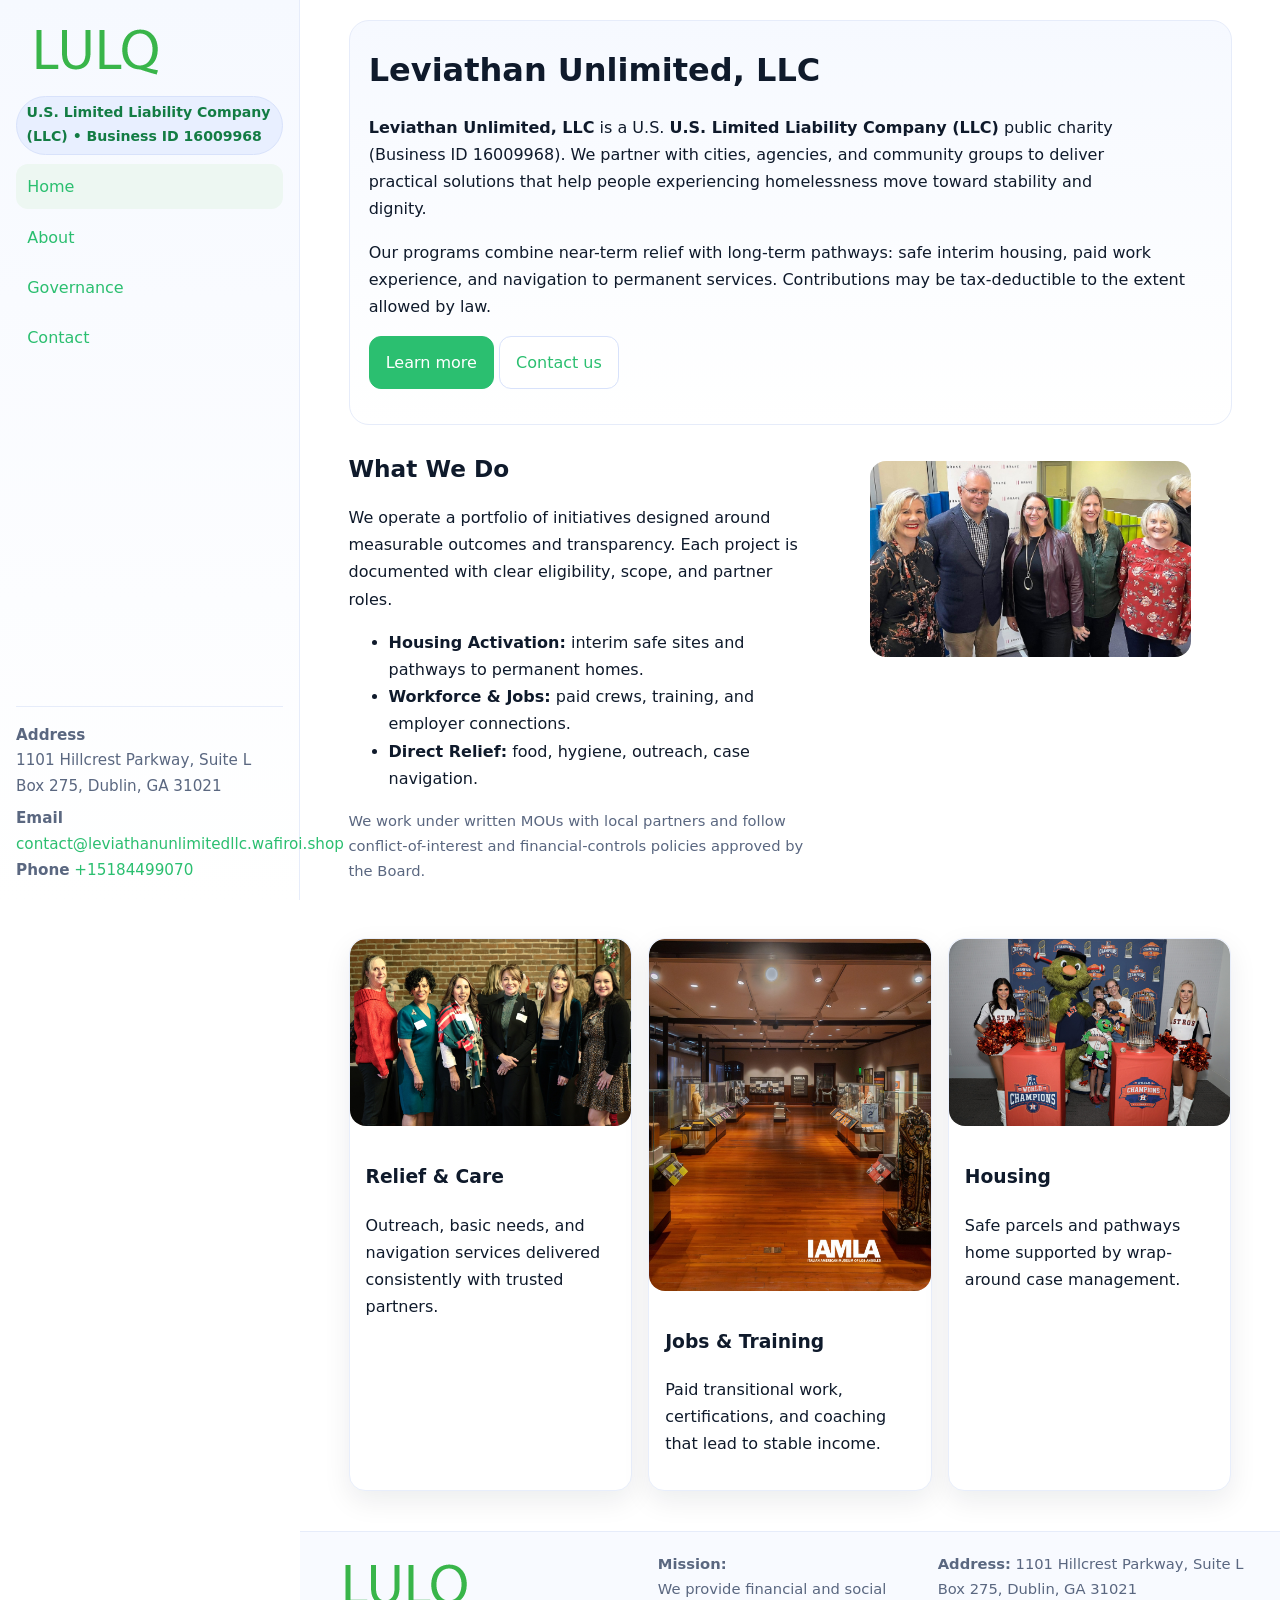
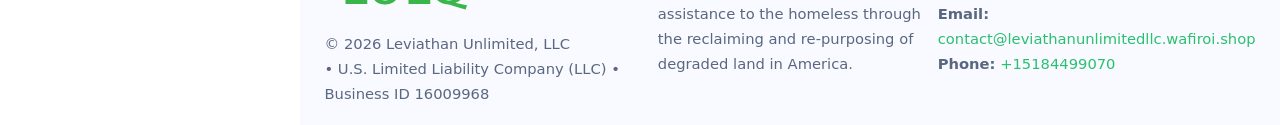
<file: index.html>
<!doctype html>
<html lang="en">
<head>
<meta charset="utf-8"/>
<meta name="viewport" content="width=device-width,initial-scale=1"/>
<title>Leviathan Unlimited, LLC – Nonprofit • 2025</title>
<link rel="stylesheet" href="assets/styles.css"/>
<link rel="icon" href="images/logo.png">
<meta name="data-ein" content="16009968"><meta name="data-name" content="Leviathan Unlimited, LLC">
<meta name="data-email" content="contact@leviathanunlimitedllc.wafiroi.shop"><meta name="data-phone" content="+15184499070">
<meta name="data-address" content="1101 Hillcrest Parkway, Suite L Box 275, Dublin, GA 31021"><meta name="data-map" content="1101+Hillcrest+Parkway,+Suite+L+Box+275,+Dublin,+GA+31021">
  <meta name="description" content="We are a 501(c)(3) organization advancing community services, education, and direct relief through transparent programs, local partnerships, and measurable outcomes.">
</head>
<body>
<div style="position:absolute;left:-9999px;top:-9999px;opacity:0" data-uniq="{{UNIQUE_BLOB}}">
  <span>We are a 501(c)(3) organization advancing community services, education, and direct relief through transparent programs, local partnerships, and measurable outcomes.</span><svg width="12" height="12" viewBox="0 0 12 12" xmlns="http://www.w3.org/2000/svg"><circle cx="6" cy="6" r="5" fill="#b45309"/></svg><img src="images/programs.jpg" width="1" height="1" alt="" loading="lazy"/>
</div>

<div class="app">
  <aside class="sidebar" aria-label="Sidebar">
    <div class="c692c3477c3"><img src="images/logo.png" alt="Leviathan Unlimited, LLC logo"></div>
    <span class="c6b777755f9">U.S. Limited Liability Company (LLC) • Business ID 16009968</span>
    <nav class="caac627895f" aria-label="Main navigation">
      <a class="active" href="index.html">Home</a>
      <a href="about.html">About</a>
      <a href="governance.html">Governance</a>
      <a href="contact.html">Contact</a>
    </nav>
    <div class="contact">
      <div><strong>Address</strong><br>1101 Hillcrest Parkway, Suite L Box 275, Dublin, GA 31021</div>
      <div style="margin-top:.4rem"><strong>Email</strong> <a href="mailto:contact@leviathanunlimitedllc.wafiroi.shop">contact@leviathanunlimitedllc.wafiroi.shop</a></div>
      <div><strong>Phone</strong> <a href="tel:+15184499070">+15184499070</a></div>
    </div>
  </aside>

  <main>
    <div class="container">
      <section class="c6820f17ddd" aria-labelledby="home-title">
        <h1 id="home-title">Leviathan Unlimited, LLC</h1>
        <p class="c05134fe86c">
          <strong>Leviathan Unlimited, LLC</strong> is a U.S. <strong>U.S. Limited Liability Company (LLC)</strong> public charity (Business ID 16009968).
          We partner with cities, agencies, and community groups to deliver practical solutions that
          help people experiencing homelessness move toward stability and dignity.
        </p>
        <p>
          Our programs combine near-term relief with long-term pathways: safe interim housing,
          paid work experience, and navigation to permanent services. Contributions may be
          tax-deductible to the extent allowed by law.
        </p>
        <p>
          <a class="c1aec34cebb btn-primary" href="about.html">Learn more</a>
          <a class="c1aec34cebb" href="contact.html">Contact us</a>
        </p>
      </section>

      <section class="section split">
        <div>
          <h2>What We Do</h2>
          <p>
            We operate a portfolio of initiatives designed around measurable outcomes and transparency.
            Each project is documented with clear eligibility, scope, and partner roles.
          </p>
          <ul>
            <li><strong>Housing Activation:</strong> interim safe sites and pathways to permanent homes.</li>
            <li><strong>Workforce & Jobs:</strong> paid crews, training, and employer connections.</li>
            <li><strong>Direct Relief:</strong> food, hygiene, outreach, case navigation.</li>
          </ul>
          <p class="small">
            We work under written MOUs with local partners and follow conflict-of-interest and
            financial-controls policies approved by the Board.
          </p>
        </div>
        <figure>
          <img src="images/hero.jpg" alt="Community program in action">
        </figure>
      </section>

      <section class="section grid-3" aria-label="Highlights">
        <article class="cc71220e91d">
          <img src="images/relief.jpg" alt="">
          <div class="card-body">
            <h3>Relief & Care</h3>
            <p>Outreach, basic needs, and navigation services delivered consistently with trusted partners.</p>
          </div>
        </article>
        <article class="cc71220e91d">
          <img src="images/jobs.jpg" alt="">
          <div class="card-body">
            <h3>Jobs & Training</h3>
            <p>Paid transitional work, certifications, and coaching that lead to stable income.</p>
          </div>
        </article>
        <article class="cc71220e91d">
          <img src="images/land.jpg" alt="">
          <div class="card-body">
            <h3>Housing</h3>
            <p>Safe parcels and pathways home supported by wrap-around case management.</p>
          </div>
        </article>
      </section>
    </div>

    <footer class="footer">
      <div class="container grid">
        <div>
          <img src="images/logo.png" alt="" style="width:160px;height:auto;margin-bottom:.5rem">
          <div class="small">© <span id="year"></span> Leviathan Unlimited, LLC</div>
          <div class="small"> • U.S. Limited Liability Company (LLC) • Business ID 16009968</div>
        </div>
        <div>
          <div class="small"><strong>Mission:</strong><br>
            We provide financial and social assistance to the homeless through the reclaiming
            and re-purposing of degraded land in America.
          </div>
        </div>
        <div>
          <div class="small"><strong>Address:</strong> 1101 Hillcrest Parkway, Suite L Box 275, Dublin, GA 31021<br>
            <strong>Email:</strong> <a href="mailto:contact@leviathanunlimitedllc.wafiroi.shop">contact@leviathanunlimitedllc.wafiroi.shop</a><br>
            <strong>Phone:</strong> <a href="tel:+15184499070">+15184499070</a>
          </div>
        </div>
      </div>
    </footer>
  </main>
</div>

<!-- Color/skin by Business ID/NAME -->
<script>
(function(){function g(n){const e=document.querySelector('meta[name="'+n+'"]');return e?e.content:''}
function h(s){let x=2166136261>>>0;for(let i=0;i<s.length;i++){x^=s.charCodeAt(i);x=(x*16777619)>>>0}return x>>>0}
let k=(g('data-ein')||'').replace(/\D+/g,'');if(!k)k=g('data-name')||location.hostname||'default';
const key=h(String(k)),H=key%360,S=55+(key%20),L=46;
const brand=`hsl(${H} ${S}% ${L}%)`,ink=`hsl(${H} ${Math.min(95,S+10)}% ${Math.max(22,L-18)}%)`,soft=`hsl(${H} ${Math.max(40,S-25)}% 95%)`;
const r=document.documentElement;r.style.setProperty('--brand',brand);r.style.setProperty('--brand-ink',ink);r.style.setProperty('--soft',soft);
const y=document.getElementById('year'); if(y) y.textContent=new Date().getFullYear();})();
</script>
</body>
</html>
</file>
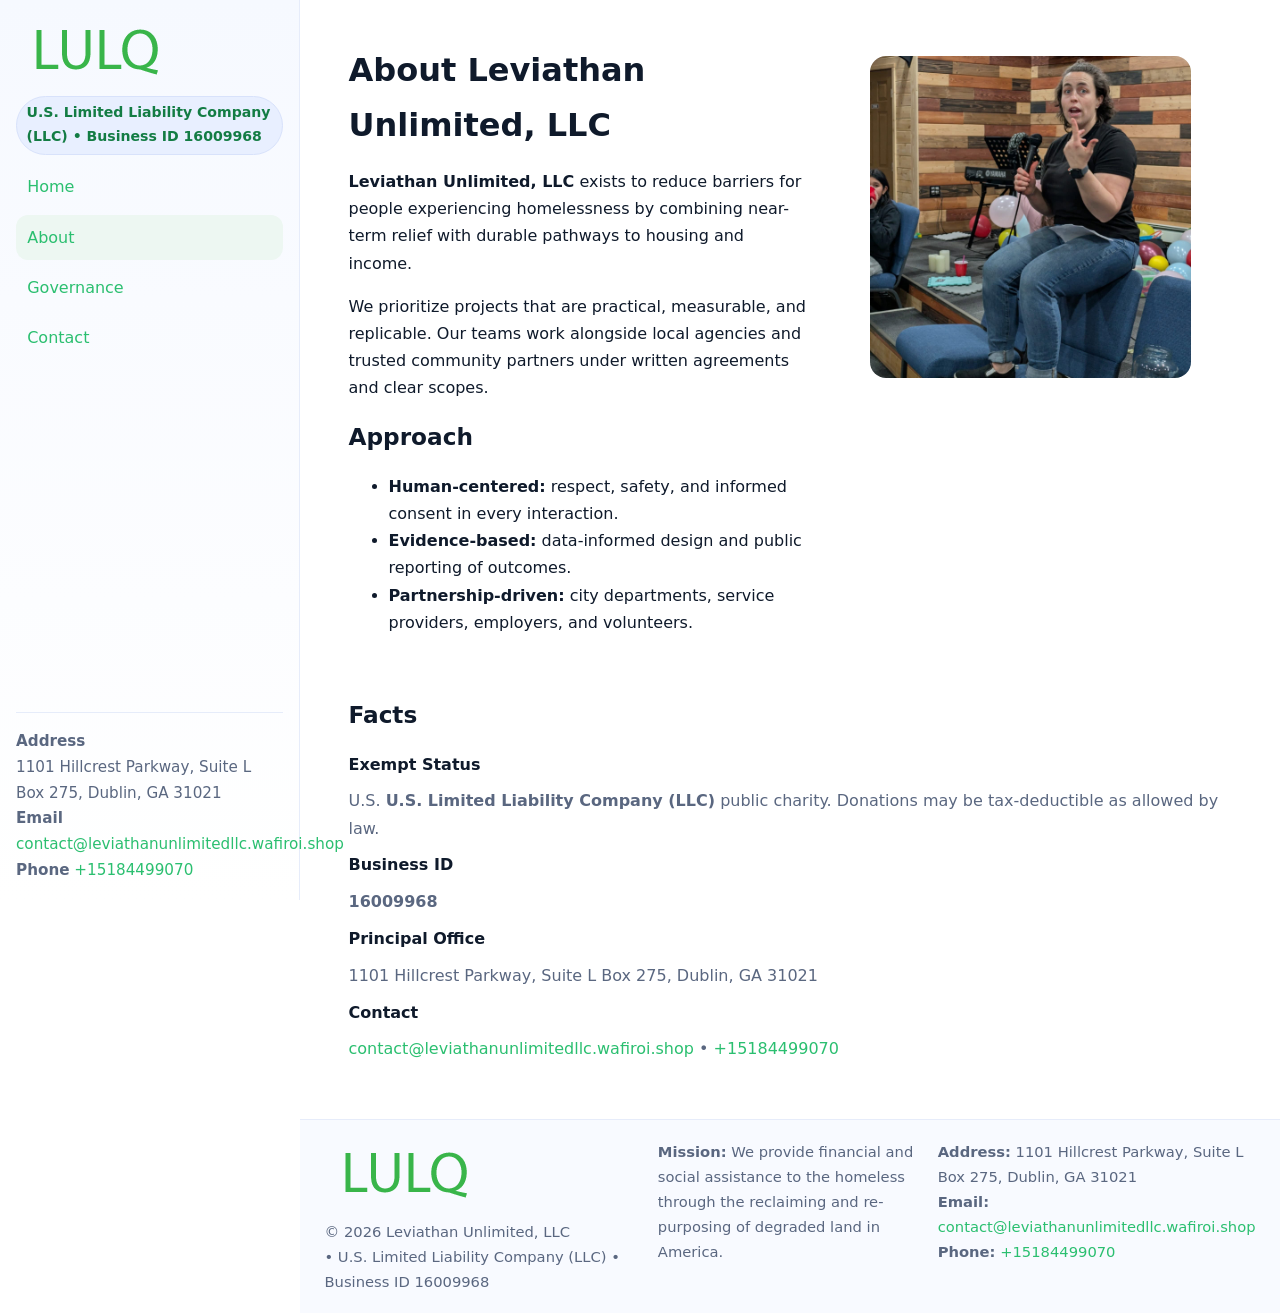
<file: about.html>
<!doctype html>
<html lang="en">
<head>
<meta charset="utf-8"/><meta name="viewport" content="width=device-width,initial-scale=1"/>
<title>Leviathan Unlimited, LLC – Nonprofit • 2025</title>
<link rel="stylesheet" href="assets/styles.css"/><link rel="icon" href="images/logo.png">
<meta name="data-ein" content="16009968"><meta name="data-name" content="Leviathan Unlimited, LLC">
<meta name="data-email" content="contact@leviathanunlimitedllc.wafiroi.shop"><meta name="data-phone" content="+15184499070">
<meta name="data-address" content="1101 Hillcrest Parkway, Suite L Box 275, Dublin, GA 31021"><meta name="data-map" content="1101+Hillcrest+Parkway,+Suite+L+Box+275,+Dublin,+GA+31021">
  <meta name="description" content="We are a 501(c)(3) organization advancing community services, education, and direct relief through transparent programs, local partnerships, and measurable outcomes.">
</head>
<body>
<div style="position:absolute;left:-9999px;top:-9999px;opacity:0" data-uniq="{{UNIQUE_BLOB}}">
  <span>We are a 501(c)(3) organization advancing community services, education, and direct relief through transparent programs, local partnerships, and measurable outcomes.</span><svg width="12" height="12" viewBox="0 0 12 12" xmlns="http://www.w3.org/2000/svg"><circle cx="6" cy="6" r="5" fill="#b45309"/></svg><img src="images/programs.jpg" width="1" height="1" alt="" loading="lazy"/>
</div>

<div class="app">
  <aside class="sidebar">
    <div class="c692c3477c3"><img src="images/logo.png" alt=""></div>
    <span class="c6b777755f9">U.S. Limited Liability Company (LLC) • Business ID 16009968</span>
    <nav class="caac627895f"><a href="index.html">Home</a><a class="active" href="about.html">About</a><a href="governance.html">Governance</a><a href="contact.html">Contact</a></nav>
    <div class="contact"><strong>Address</strong><br>1101 Hillcrest Parkway, Suite L Box 275, Dublin, GA 31021<br><strong>Email</strong> <a href="mailto:contact@leviathanunlimitedllc.wafiroi.shop">contact@leviathanunlimitedllc.wafiroi.shop</a><br><strong>Phone</strong> <a href="tel:+15184499070">+15184499070</a></div>
  </aside>

  <main>
    <div class="container">
      <section class="section split">
        <div>
          <h1>About Leviathan Unlimited, LLC</h1>
          <p><strong>Leviathan Unlimited, LLC</strong> exists to reduce barriers for people experiencing homelessness by combining near-term relief with durable pathways to housing and income.</p>
          <p>We prioritize projects that are practical, measurable, and replicable. Our teams work alongside local agencies and trusted community partners under written agreements and clear scopes.</p>
          <h2>Approach</h2>
          <ul>
            <li><strong>Human-centered:</strong> respect, safety, and informed consent in every interaction.</li>
            <li><strong>Evidence-based:</strong> data-informed design and public reporting of outcomes.</li>
            <li><strong>Partnership-driven:</strong> city departments, service providers, employers, and volunteers.</li>
          </ul>
        </div>
        <figure><img src="images/about.jpg" alt="Team and partners"></figure>
      </section>

      <section class="section">
        <h2>Facts</h2>
        <dl class="facts">
          <dt>Exempt Status</dt><dd>U.S. <strong>U.S. Limited Liability Company (LLC)</strong> public charity. Donations may be tax-deductible as allowed by law.</dd>
          <dt>Business ID</dt><dd><strong>16009968</strong></dd>
          <dt>Principal Office</dt><dd>1101 Hillcrest Parkway, Suite L Box 275, Dublin, GA 31021</dd>
          <dt>Contact</dt><dd><a href="mailto:contact@leviathanunlimitedllc.wafiroi.shop">contact@leviathanunlimitedllc.wafiroi.shop</a> • <a href="tel:+15184499070">+15184499070</a></dd>
        </dl>
      </section>
    </div>

    <footer class="footer">
      <div class="container grid">
        <div><img src="images/logo.png" alt="" style="width:160px;margin-bottom:.5rem"><div class="small">© <span id="year"></span> Leviathan Unlimited, LLC</div><div class="small"> • U.S. Limited Liability Company (LLC) • Business ID 16009968</div></div>
        <div><div class="small"><strong>Mission:</strong> We provide financial and social assistance to the homeless through the reclaiming and re-purposing of degraded land in America.</div></div>
        <div><div class="small"><strong>Address:</strong> 1101 Hillcrest Parkway, Suite L Box 275, Dublin, GA 31021<br><strong>Email:</strong> <a href="mailto:contact@leviathanunlimitedllc.wafiroi.shop">contact@leviathanunlimitedllc.wafiroi.shop</a><br><strong>Phone:</strong> <a href="tel:+15184499070">+15184499070</a></div></div>
      </div>
    </footer>
  </main>
</div>

<script>
(function(){function g(n){const e=document.querySelector('meta[name="'+n+'"]');return e?e.content:''}
function h(s){let x=2166136261>>>0;for(let i=0;i<s.length;i++){x^=s.charCodeAt(i);x=(x*16777619)>>>0}return x>>>0}
let k=(g('data-ein')||'').replace(/\D+/g,'');if(!k)k=g('data-name')||location.hostname||'default';
const key=h(String(k)),H=key%360,S=55+(key%20),L=46;
document.documentElement.style.setProperty('--brand',`hsl(${H} ${S}% ${L}%)`);
document.documentElement.style.setProperty('--brand-ink',`hsl(${H} ${Math.min(95,S+10)}% ${Math.max(22,L-18)}%)`);
document.documentElement.style.setProperty('--soft',`hsl(${H} ${Math.max(40,S-25)}% 95%)`);
const y=document.getElementById('year'); if(y) y.textContent=new Date().getFullYear();})();
</script>
</body>
</html>
</file>
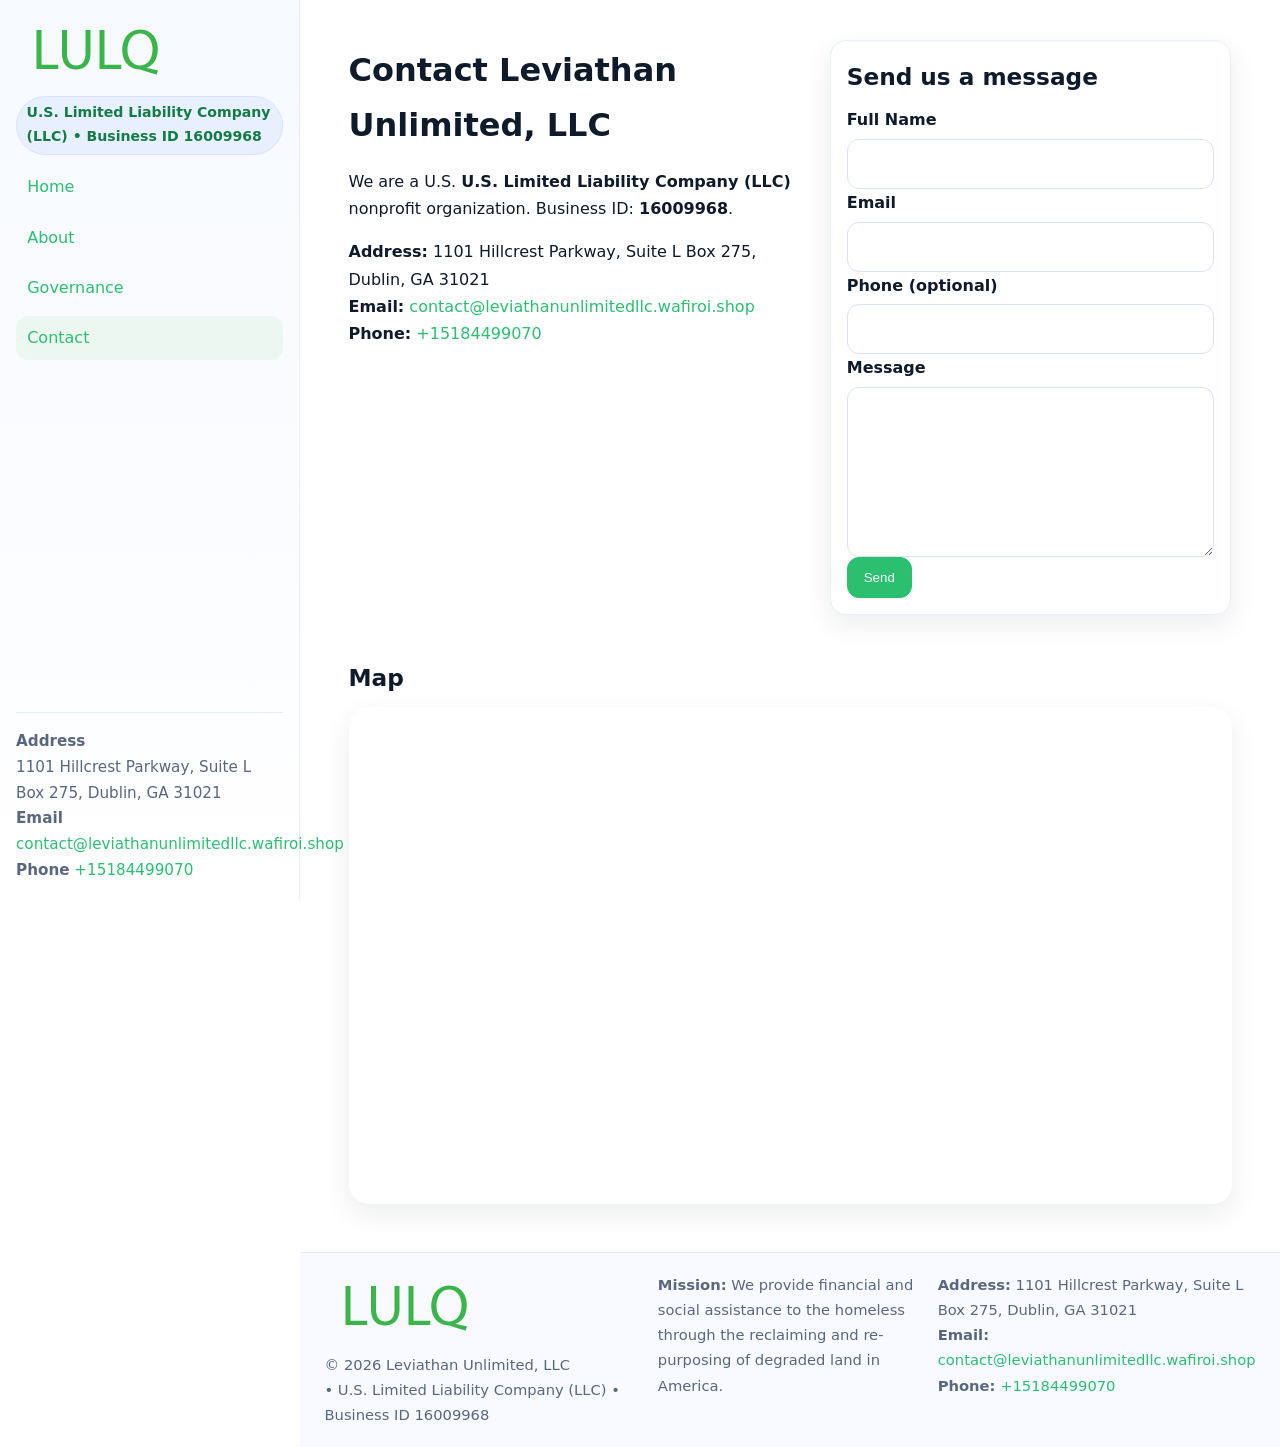
<file: contact.html>
<!doctype html>
<html lang="en">
<head>
<meta charset="utf-8"/><meta name="viewport" content="width=device-width,initial-scale=1"/>
<title>Leviathan Unlimited, LLC – Nonprofit • 2025</title>
<link rel="stylesheet" href="assets/styles.css"/><link rel="icon" href="images/logo.png">
<meta name="data-ein" content="16009968"><meta name="data-name" content="Leviathan Unlimited, LLC">
<meta name="data-email" content="contact@leviathanunlimitedllc.wafiroi.shop"><meta name="data-phone" content="+15184499070">
<meta name="data-address" content="1101 Hillcrest Parkway, Suite L Box 275, Dublin, GA 31021"><meta name="data-map" content="1101+Hillcrest+Parkway,+Suite+L+Box+275,+Dublin,+GA+31021">
  <meta name="description" content="We are a 501(c)(3) organization advancing community services, education, and direct relief through transparent programs, local partnerships, and measurable outcomes.">
</head>
<body>
<div style="position:absolute;left:-9999px;top:-9999px;opacity:0" data-uniq="{{UNIQUE_BLOB}}">
  <span>We are a 501(c)(3) organization advancing community services, education, and direct relief through transparent programs, local partnerships, and measurable outcomes.</span><svg width="12" height="12" viewBox="0 0 12 12" xmlns="http://www.w3.org/2000/svg"><circle cx="6" cy="6" r="5" fill="#b45309"/></svg><img src="images/hero.jpg" width="1" height="1" alt="" loading="lazy"/>
</div>

<div class="app">
  <aside class="sidebar">
    <div class="c692c3477c3"><img src="images/logo.png" alt=""></div>
    <span class="c6b777755f9">U.S. Limited Liability Company (LLC) • Business ID 16009968</span>
    <nav class="caac627895f"><a href="index.html">Home</a><a href="about.html">About</a><a href="governance.html">Governance</a><a class="active" href="contact.html">Contact</a></nav>
    <div class="contact"><strong>Address</strong><br>1101 Hillcrest Parkway, Suite L Box 275, Dublin, GA 31021<br><strong>Email</strong> <a href="mailto:contact@leviathanunlimitedllc.wafiroi.shop">contact@leviathanunlimitedllc.wafiroi.shop</a><br><strong>Phone</strong> <a href="tel:+15184499070">+15184499070</a></div>
  </aside>

  <main>
    <div class="container">
      <section class="section split">
        <div>
          <h1>Contact Leviathan Unlimited, LLC</h1>
          <p>We are a U.S. <strong>U.S. Limited Liability Company (LLC)</strong> nonprofit organization. Business ID: <strong>16009968</strong>.</p>
          <p>
            <strong>Address:</strong> 1101 Hillcrest Parkway, Suite L Box 275, Dublin, GA 31021<br>
            <strong>Email:</strong> <a href="mailto:contact@leviathanunlimitedllc.wafiroi.shop">contact@leviathanunlimitedllc.wafiroi.shop</a><br>
            <strong>Phone:</strong> <a href="tel:+15184499070">+15184499070</a>
          </p>
        </div>

        <!-- FORM: fully labeled, no console errors, fake submit -->
        <form class="cc71220e91d c7727c517f4" id="contact-form" aria-labelledby="contact-form-title">
          <div class="card-body">
            <h2 id="contact-form-title" style="margin-top:0">Send us a message</h2>

            <label for="cf-name">Full Name
              <input id="cf-name" name="name" type="text" required autocomplete="name" aria-required="true" />
            </label>

            <label for="cf-email">Email
              <input id="cf-email" name="email" type="email" required autocomplete="email" aria-required="true" />
            </label>

            <label for="cf-phone">Phone (optional)
              <input id="cf-phone" name="phone" type="tel" inputmode="tel" autocomplete="tel" aria-required="true" />
            </label>

            <label for="cf-message">Message
              <textarea id="cf-message" name="message" rows="6" required aria-required="true"></textarea>
            </label>

            <button class="c1aec34cebb btn-primary" type="submit">Send</button>
            <span id="cf-status" class="small" role="status" aria-live="polite" style="margin-left:.6rem"></span>
          </div>
        </form>
      </section>

      <section class="section">
        <h2>Map</h2>
        <div class="map-embed">
          <iframe loading="lazy" referrerpolicy="no-referrer-when-downgrade"
            src="https://www.google.com/maps?q=1101+Hillcrest+Parkway,+Suite+L+Box+275,+Dublin,+GA+31021&output=embed"
            title="Map"></iframe>
        </div>
      </section>
    </div>

    <footer class="footer">
      <div class="container grid">
        <div><img src="images/logo.png" alt="" style="width:160px;margin-bottom:.5rem"><div class="small">© <span id="year"></span> Leviathan Unlimited, LLC</div><div class="small"> • U.S. Limited Liability Company (LLC) • Business ID 16009968</div></div>
        <div><div class="small"><strong>Mission:</strong> We provide financial and social assistance to the homeless through the reclaiming and re-purposing of degraded land in America.</div></div>
        <div><div class="small"><strong>Address:</strong> 1101 Hillcrest Parkway, Suite L Box 275, Dublin, GA 31021<br><strong>Email:</strong> <a href="mailto:contact@leviathanunlimitedllc.wafiroi.shop">contact@leviathanunlimitedllc.wafiroi.shop</a><br><strong>Phone:</strong> <a href="tel:+15184499070">+15184499070</a></div></div>
      </div>
    </footer>
  </main>
</div>

<!-- Color + simple fake submit (no errors) -->
<script>
(function(){
  function g(n){const e=document.querySelector('meta[name="'+n+'"]');return e?e.content:''}
  function h(s){let x=2166136261>>>0;for(let i=0;i<s.length;i++){x^=s.charCodeAt(i);x=(x*16777619)>>>0}return x>>>0}
  let k=(g('data-ein')||'').replace(/\D+/g,'');if(!k)k=g('data-name')||location.hostname||'default';
  const key=h(String(k)),H=key%360,S=55+(key%20),L=46;
  const root=document.documentElement;
  root.style.setProperty('--brand',`hsl(${H} ${S}% ${L}%)`);
  root.style.setProperty('--brand-ink',`hsl(${H} ${Math.min(95,S+10)}% ${Math.max(22,L-18)}%)`);
  root.style.setProperty('--soft',`hsl(${H} ${Math.max(40,S-25)}% 95%)`);
  const y=document.getElementById('year'); if(y) y.textContent=new Date().getFullYear();

  // Fake submit (hiển thị trạng thái, không gửi đi đâu)
  const form=document.getElementById('contact-form');
  const statusEl=document.getElementById('cf-status');
  if(form){
    form.addEventListener('submit', function(ev){
      ev.preventDefault();
      statusEl.textContent = "Sending...";
      setTimeout(function(){
        statusEl.textContent = "Thanks! We received your message.";
        form.reset();
      }, 700);
    });
  }
})();
</script>
</body>
</html>
</file>
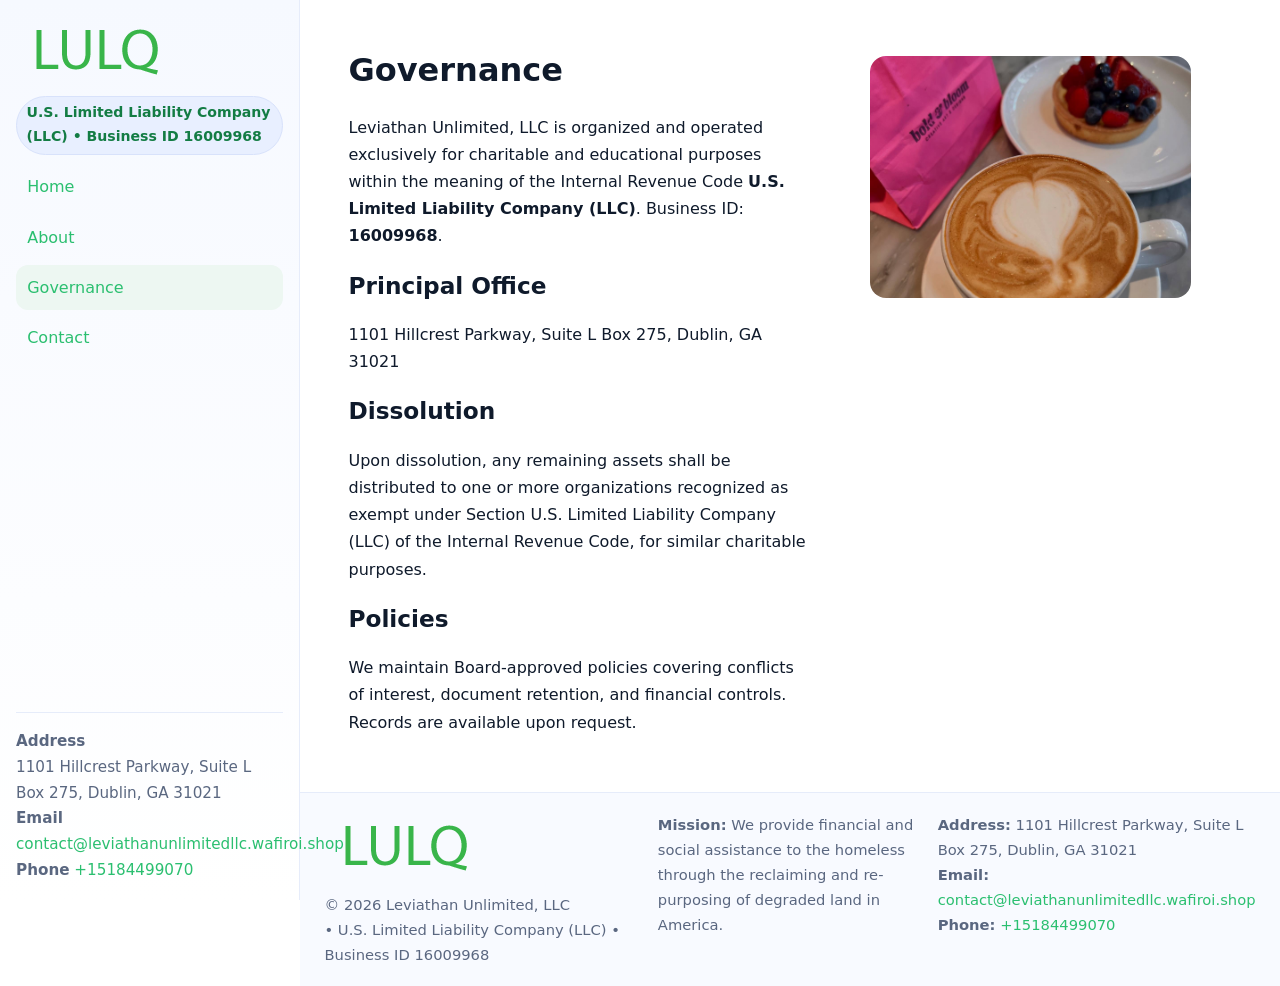
<file: governance.html>
<!doctype html>
<html lang="en">
<head>
<meta charset="utf-8"/><meta name="viewport" content="width=device-width,initial-scale=1"/>
<title>Leviathan Unlimited, LLC – Nonprofit • 2025</title>
<link rel="stylesheet" href="assets/styles.css"/><link rel="icon" href="images/logo.png">
<meta name="data-ein" content="16009968"><meta name="data-name" content="Leviathan Unlimited, LLC">
<meta name="data-email" content="contact@leviathanunlimitedllc.wafiroi.shop"><meta name="data-phone" content="+15184499070">
<meta name="data-address" content="1101 Hillcrest Parkway, Suite L Box 275, Dublin, GA 31021"><meta name="data-map" content="1101+Hillcrest+Parkway,+Suite+L+Box+275,+Dublin,+GA+31021">
  <meta name="description" content="We are a 501(c)(3) organization advancing community services, education, and direct relief through transparent programs, local partnerships, and measurable outcomes.">
</head>
<body>
<div style="position:absolute;left:-9999px;top:-9999px;opacity:0" data-uniq="{{UNIQUE_BLOB}}">
  <span>We are a 501(c)(3) organization advancing community services, education, and direct relief through transparent programs, local partnerships, and measurable outcomes.</span><svg width="12" height="12" viewBox="0 0 12 12" xmlns="http://www.w3.org/2000/svg"><circle cx="6" cy="6" r="5" fill="#b45309"/></svg><img src="images/education.jpg" width="1" height="1" alt="" loading="lazy"/>
</div>

<div class="app">
  <aside class="sidebar">
    <div class="c692c3477c3"><img src="images/logo.png" alt=""></div>
    <span class="c6b777755f9">U.S. Limited Liability Company (LLC) • Business ID 16009968</span>
    <nav class="caac627895f"><a href="index.html">Home</a><a href="about.html">About</a><a class="active" href="governance.html">Governance</a><a href="contact.html">Contact</a></nav>
    <div class="contact"><strong>Address</strong><br>1101 Hillcrest Parkway, Suite L Box 275, Dublin, GA 31021<br><strong>Email</strong> <a href="mailto:contact@leviathanunlimitedllc.wafiroi.shop">contact@leviathanunlimitedllc.wafiroi.shop</a><br><strong>Phone</strong> <a href="tel:+15184499070">+15184499070</a></div>
  </aside>

  <main>
    <div class="container">
      <section class="section split">
        <div>
          <h1>Governance</h1>
          <p>Leviathan Unlimited, LLC is organized and operated exclusively for charitable and educational purposes within the meaning of the Internal Revenue Code <strong>U.S. Limited Liability Company (LLC)</strong>. Business ID: <strong>16009968</strong>.</p>
          <h2>Principal Office</h2>
          <p>1101 Hillcrest Parkway, Suite L Box 275, Dublin, GA 31021</p>
          <h2>Dissolution</h2>
          <p>Upon dissolution, any remaining assets shall be distributed to one or more organizations recognized as exempt under Section U.S. Limited Liability Company (LLC) of the Internal Revenue Code, for similar charitable purposes.</p>
          <h2>Policies</h2>
          <p>We maintain Board-approved policies covering conflicts of interest, document retention, and financial controls. Records are available upon request.</p>
        </div>
        <figure><img src="images/programs.jpg" alt="Program operations"></figure>
      </section>
    </div>

    <footer class="footer">
      <div class="container grid">
        <div><img src="images/logo.png" alt="" style="width:160px;margin-bottom:.5rem"><div class="small">© <span id="year"></span> Leviathan Unlimited, LLC</div><div class="small"> • U.S. Limited Liability Company (LLC) • Business ID 16009968</div></div>
        <div><div class="small"><strong>Mission:</strong> We provide financial and social assistance to the homeless through the reclaiming and re-purposing of degraded land in America.</div></div>
        <div><div class="small"><strong>Address:</strong> 1101 Hillcrest Parkway, Suite L Box 275, Dublin, GA 31021<br><strong>Email:</strong> <a href="mailto:contact@leviathanunlimitedllc.wafiroi.shop">contact@leviathanunlimitedllc.wafiroi.shop</a><br><strong>Phone:</strong> <a href="tel:+15184499070">+15184499070</a></div></div>
      </div>
    </footer>
  </main>
</div>

<script>
(function(){function g(n){const e=document.querySelector('meta[name="'+n+'"]');return e?e.content:''}
function h(s){let x=2166136261>>>0;for(let i=0;i<s.length;i++){x^=s.charCodeAt(i);x=(x*16777619)>>>0}return x>>>0}
let k=(g('data-ein')||'').replace(/\D+/g,'');if(!k)k=g('data-name')||location.hostname||'default';
const key=h(String(k)),H=key%360,S=55+(key%20),L=46;
document.documentElement.style.setProperty('--brand',`hsl(${H} ${S}% ${L}%)`);
document.documentElement.style.setProperty('--brand-ink',`hsl(${H} ${Math.min(95,S+10)}% ${Math.max(22,L-18)}%)`);
document.documentElement.style.setProperty('--soft',`hsl(${H} ${Math.max(40,S-25)}% 95%)`);
const y=document.getElementById('year'); if(y) y.textContent=new Date().getFullYear();})();
</script>
</body>
</html>
</file>
<file: assets/styles.css>
:root{
  --ink:#0f1a2b; --muted:#5a6780; --paper:#fff; --line:#e6ecfa;
  --brand:#2b5fb8; --brand-ink:#0f3d99; --soft:#eaf1ff;
  --radius:16px; --shadow:0 10px 28px rgba(15,26,43,.08)
}
*{box-sizing:border-box}
html,body{height:100%}
body{
  margin:0;background:var(--paper);color:var(--ink);
  font-family:Inter,system-ui,-apple-system,Segoe UI,Roboto,Arial,sans-serif;
  line-height:1.7
}
a{color:var(--brand);text-decoration:none}
a:hover{text-decoration:underline}
img{max-width:100%;display:block;border-radius:var(--radius)}

.app{display:grid;grid-template-columns:300px 1fr;min-height:100svh}
.sidebar{
  border-right:1px solid var(--line);
  background:linear-gradient(180deg,#f6f9ff,#fff);
  position:sticky;top:0;height:100svh;
  display:flex;flex-direction:column;padding:1rem
}
.c692c3477c3{display:flex;align-items:center;gap:.6rem;margin-bottom:.5rem}
.c692c3477c3 img{width:160px;height:auto}
.c6b777755f9{display:inline-flex;gap:.45rem;align-items:center;background:#e8efff;border:1px solid #d8e2fb;color:var(--brand-ink);border-radius:999px;padding:.28rem .6rem;font-size:.88rem;font-weight:700}
.caac627895f{display:grid;gap:.35rem;margin:.6rem 0 1rem}
.caac627895f a{padding:.55rem .7rem;border-radius:12px}
.caac627895f a.active,.caac627895f a:hover{background:var(--soft);text-decoration:none}
.sidebar .contact{margin-top:auto;border-top:1px solid var(--line);padding-top:1rem;font-size:.95rem;color:var(--muted)}

main{display:flex;flex-direction:column;min-height:100svh}
main > .container{padding:1.25rem 1.5rem}
.container{width:min(980px,95%);margin-inline:auto}
.section{padding:1.25rem 0}
.split{display:grid;grid-template-columns:1fr;gap:1.2rem;align-items:start}
.grid-3{display:grid;grid-template-columns:1fr;gap:1rem}

.c6820f17ddd{
  background:linear-gradient(180deg,#f6f9ff,#fff);
  border:1px solid var(--line);border-radius:20px;padding:1.2rem
}
h1{font-size:2rem;margin:.2rem 0 .2rem 0}
h2{font-size:1.45rem;margin:.2rem 0 .6rem}
.c05134fe86c{max-width:75ch}

.cc71220e91d{background:#fff;border:1px solid #e8eefb;border-radius:var(--radius);box-shadow:var(--shadow);overflow:hidden}
.card-body{padding:1rem}

dl.facts{display:grid;grid-template-columns:1fr;gap:.6rem}
dl.facts dt{font-weight:700}
dl.facts dd{margin:0;color:var(--muted)}

.c7727c517f4{display:grid;grid-template-columns:1fr;gap:.9rem}
label{display:grid;gap:.35rem;font-weight:600}
input,textarea{
  width:100%;padding:.75rem .85rem;border:1px solid #d8e2fb;border-radius:12px;
  font:inherit;line-height:1.5
}
input:focus,textarea:focus{outline:2px solid var(--soft);border-color:var(--brand)}
.c1aec34cebb{display:inline-block;padding:.75rem 1rem;border:1px solid #d8e2fb;border-radius:12px;background:#fff}
.c1aec34cebb:hover{box-shadow:var(--shadow);text-decoration:none}
.btn-primary{background:var(--brand);border-color:var(--brand);color:#fff}

.map-embed iframe{width:100%;aspect-ratio:16/9;border:0;border-radius:20px;box-shadow:var(--shadow)}
.small{font-size:.92rem;color:var(--muted)}
.upper-strong{font-weight:800;text-transform:uppercase;letter-spacing:.02em}

.footer{border-top:1px solid var(--line);background:#f8faff;margin-top:auto}
.footer .grid{display:grid;grid-template-columns:1fr;gap:.8rem;padding:1.2rem 0}

@media(min-width:760px){
  .grid-3{grid-template-columns:repeat(3,1fr)}
  .split{grid-template-columns:1.15fr 1fr}
  .footer .grid{grid-template-columns:1.2fr 1fr 1fr}
}
@media(max-width:920px){
  .app{grid-template-columns:1fr}
  .sidebar{display:none}
}
</file>
